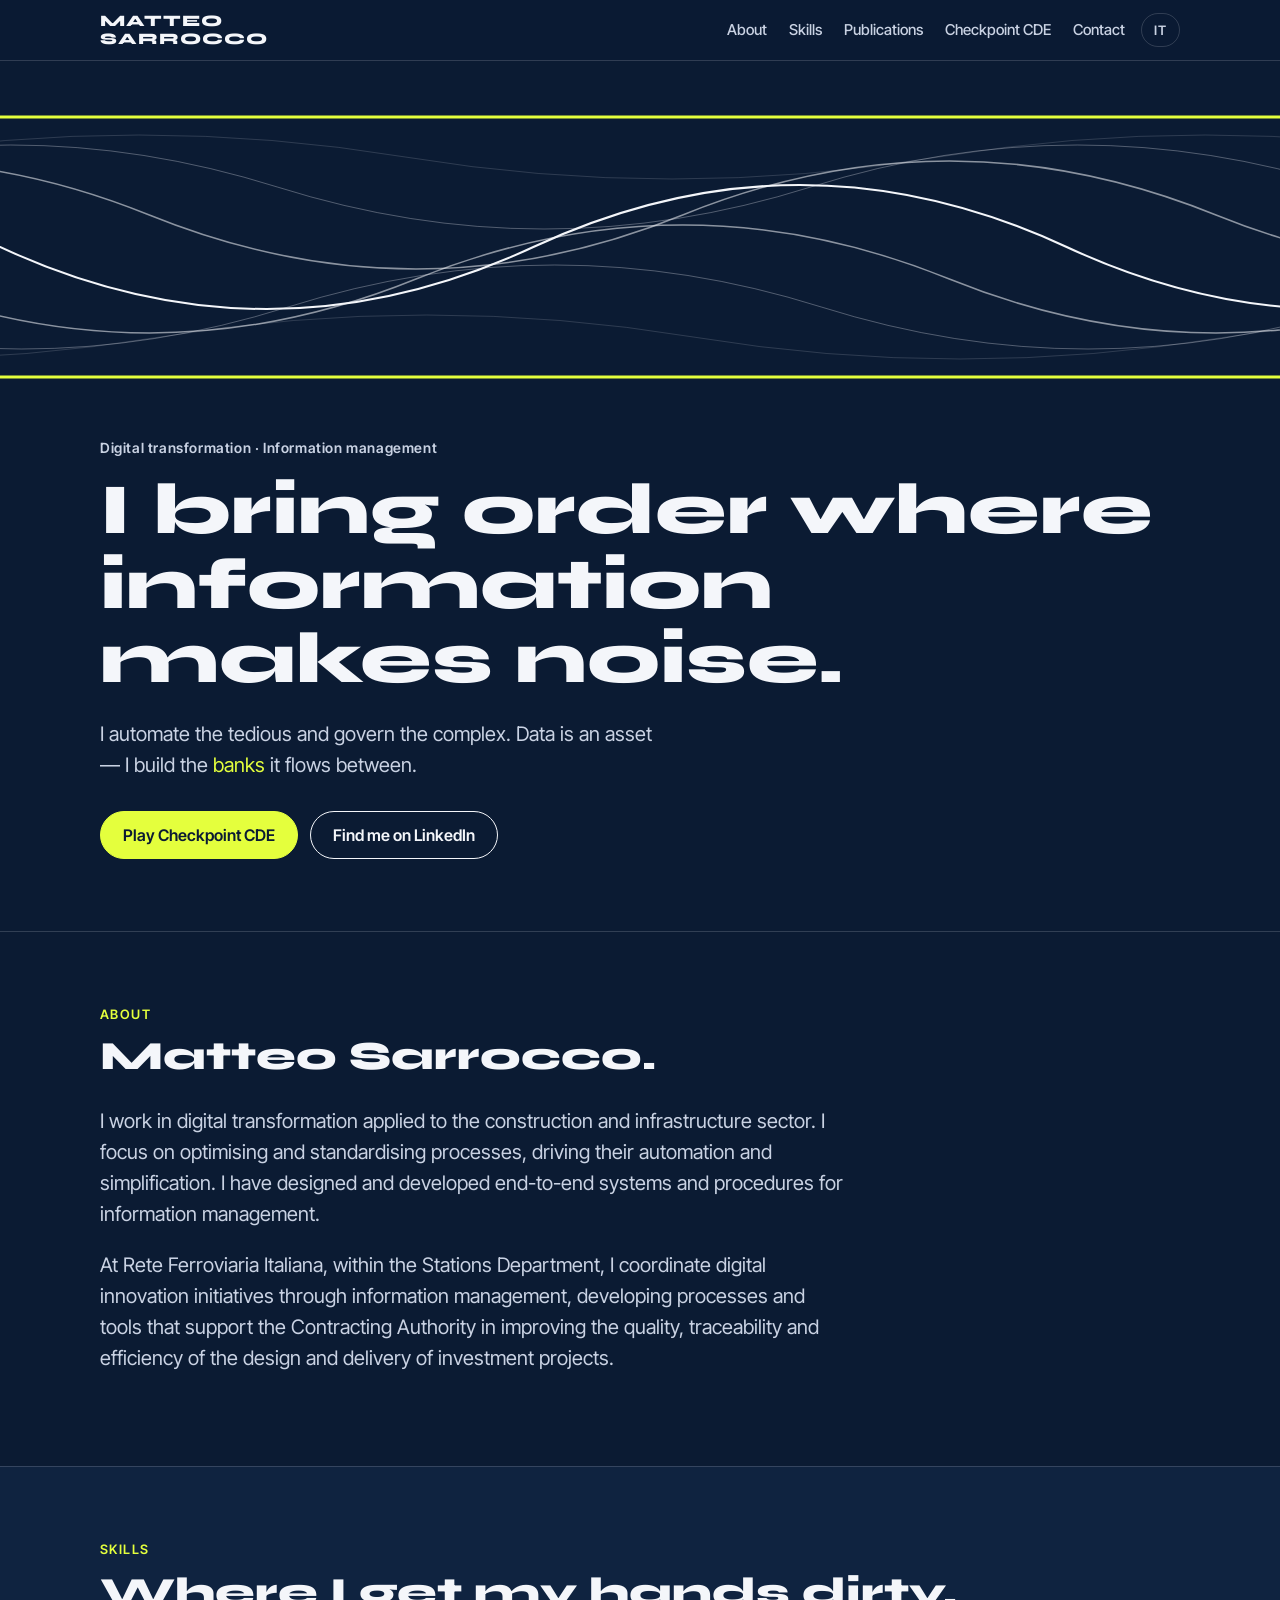
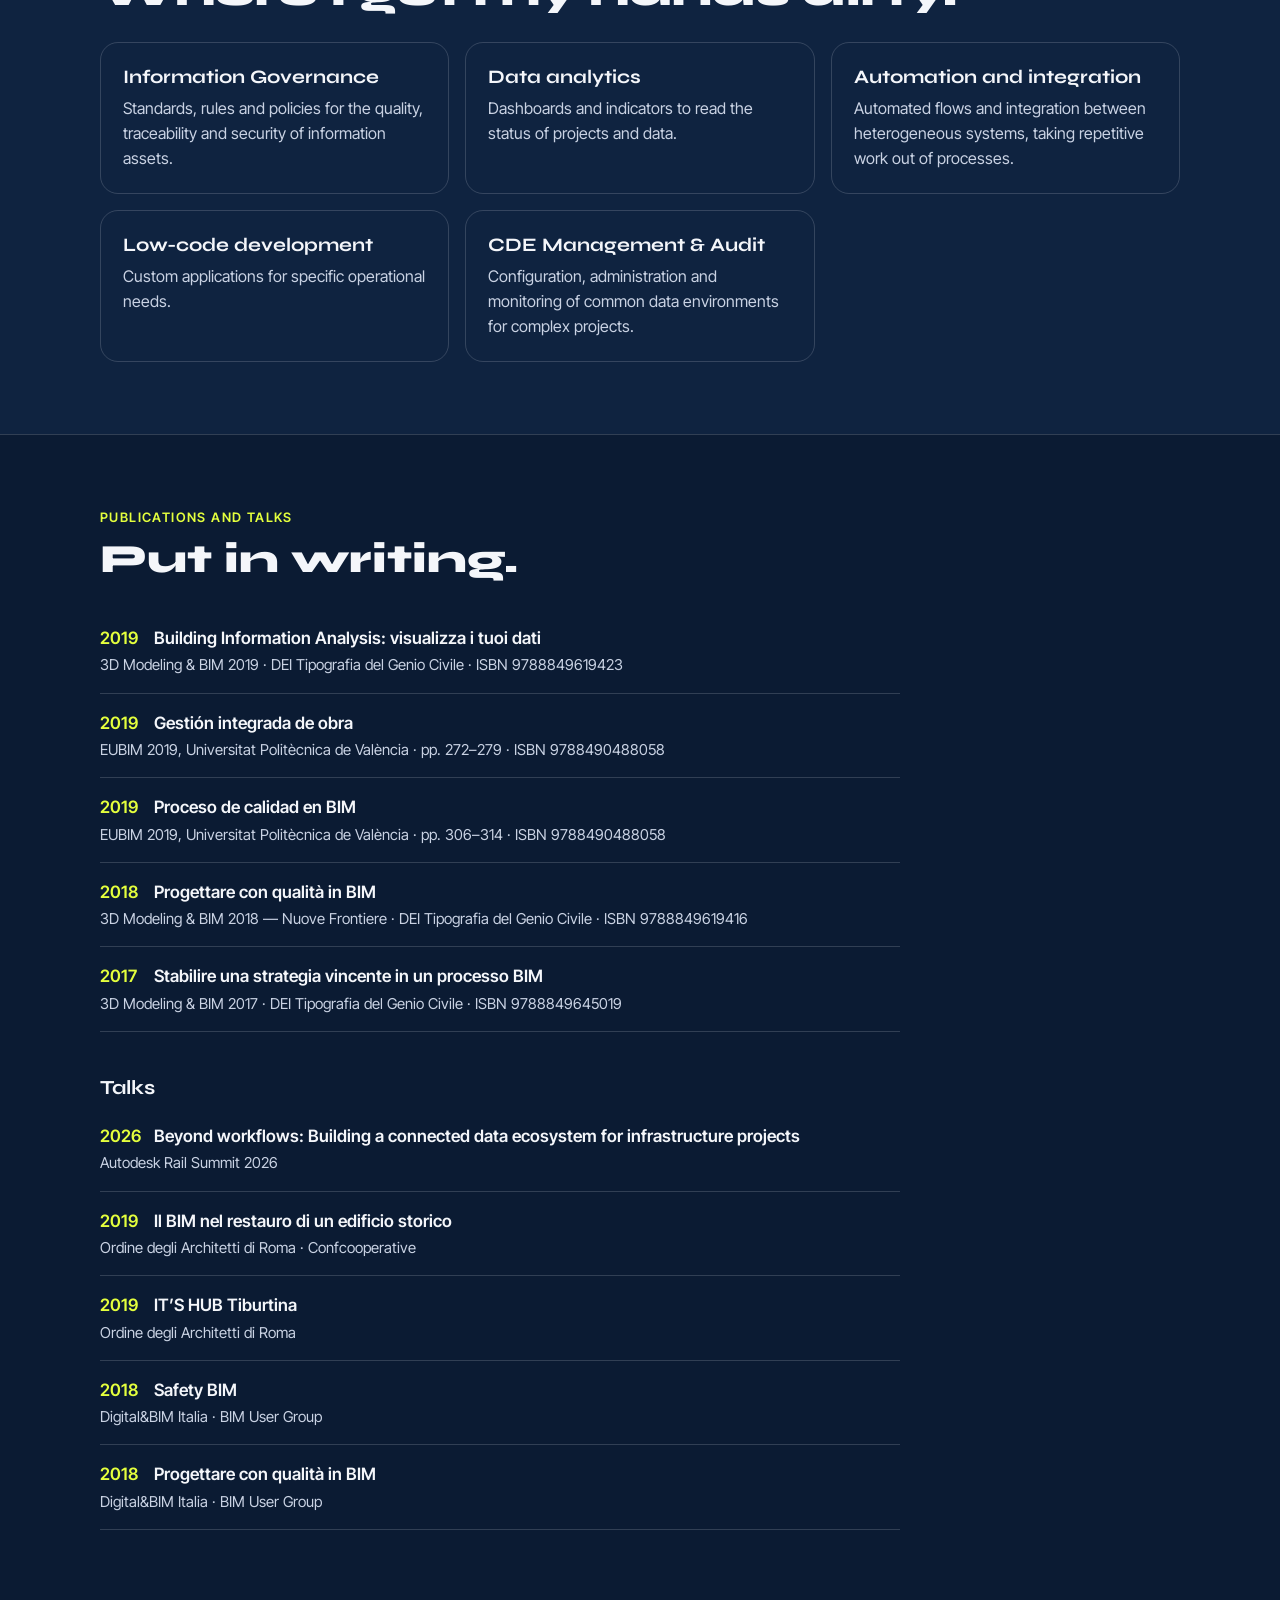
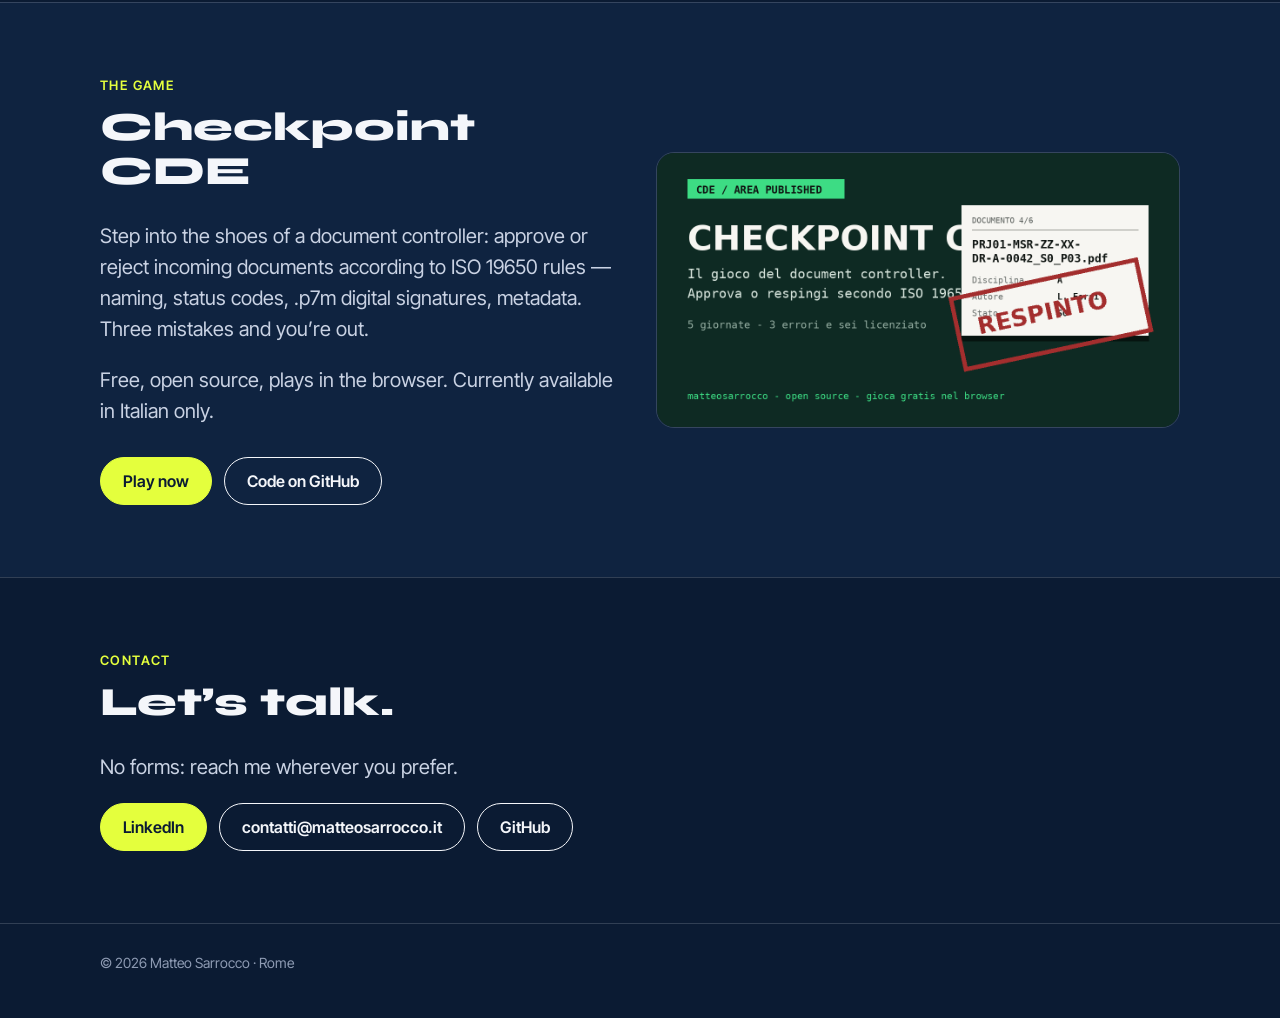
<file: index.html>
<!doctype html>
<html lang="en">
<head>
<meta charset="utf-8">
<meta name="viewport" content="width=device-width, initial-scale=1">
<title>Matteo Sarrocco — Digital transformation and information management</title>
<meta name="description" content="Matteo Sarrocco, architect: digital transformation for construction and infrastructure, information management, CDE and process automation.">
<link rel="canonical" href="https://cenciocamerario.github.io/">
<link rel="alternate" hreflang="it" href="https://cenciocamerario.github.io/it/">
<link rel="alternate" hreflang="en" href="https://cenciocamerario.github.io/">
<link rel="alternate" hreflang="x-default" href="https://cenciocamerario.github.io/">
<meta name="theme-color" content="#0B1B33">
<link rel="icon" href="favicon.svg" type="image/svg+xml">
<link rel="preload" href="fonts/syne-latin-800-normal.woff2" as="font" type="font/woff2" crossorigin>
<link rel="stylesheet" href="style.css">

<meta property="og:type" content="profile">
<meta property="og:locale" content="en_GB">
<meta property="og:site_name" content="Matteo Sarrocco">
<meta property="og:title" content="Matteo Sarrocco — I bring order where information makes noise">
<meta property="og:description" content="Digital transformation for construction and infrastructure: information management, CDE, automation.">
<meta property="og:url" content="https://cenciocamerario.github.io/">
<meta property="og:image" content="https://cenciocamerario.github.io/og.png">
<meta property="og:image:width" content="1200">
<meta property="og:image:height" content="630">
<meta name="twitter:card" content="summary_large_image">

<script type="application/ld+json">
{
  "@context": "https://schema.org",
  "@type": "ProfilePage",
  "url": "https://cenciocamerario.github.io/",
  "inLanguage": "en",
  "mainEntity": {
    "@type": "Person",
    "@id": "https://cenciocamerario.github.io/#matteo",
    "name": "Matteo Sarrocco",
    "url": "https://cenciocamerario.github.io/",
    "image": "https://cenciocamerario.github.io/og.png",
    "jobTitle": "Architect, digital transformation and information management specialist",
    "description": "Works in digital transformation applied to the construction and infrastructure sector: optimising, standardising and automating processes, end-to-end systems and procedures for information management.",
    "address": {"@type": "PostalAddress", "addressLocality": "Rome", "addressCountry": "IT"},
    "worksFor": {"@type": "Organization", "name": "Rete Ferroviaria Italiana"},
    "knowsAbout": ["Digital transformation", "Information management", "Information Governance", "Common Data Environment", "ISO 19650", "UNI 11337", "BIM", "Process automation", "Data analytics"],
    "knowsLanguage": ["it", "en", "es"],
    "email": "mailto:contatti@matteosarrocco.it",
    "sameAs": [
      "https://www.linkedin.com/in/matteo-sarrocco",
      "https://github.com/cenciocamerario"
    ]
  }
}
</script>
<!-- Analytics (GoatCounter, senza cookie) -->
<script data-goatcounter="https://matteosarrocco.goatcounter.com/count" async src="//gc.zgo.at/count.js"></script>
</head>
<body>
<a class="salta" href="#chi-sono">Skip to content</a>

<header class="top">
  <div class="wrap">
    <a class="marchio" href="#">MATTEO<br>SARROCCO</a>
    <nav class="nav" aria-label="Sections">
      <a href="#chi-sono">About</a>
      <a href="#competenze">Skills</a>
      <a href="#pubblicazioni">Publications</a>
      <a href="#checkpoint-cde">Checkpoint CDE</a>
      <a href="#contatti">Contact</a>
    </nav>
    <a class="lingua" href="it/" hreflang="it" lang="it">IT</a>
  </div>
</header>

<main>
  <div class="hero">
    <svg class="fiume" viewBox="0 0 1200 300" preserveAspectRatio="none" aria-hidden="true">
      <line x1="0" y1="20" x2="1200" y2="20" stroke="#E4FF3D" stroke-width="3" vector-effect="non-scaling-stroke"/>
      <line x1="0" y1="280" x2="1200" y2="280" stroke="#E4FF3D" stroke-width="3" vector-effect="non-scaling-stroke"/>
      <g class="flusso" fill="none" stroke="#F4F6FA" vector-effect="non-scaling-stroke">
        <path d="M-2500 150 q 250 -124 500 0 t 500 0 t 500 0 t 500 0 t 500 0 t 500 0 t 500 0 t 500 0 t 500 0 t 500 0" stroke-width="2" vector-effect="non-scaling-stroke"/>
        <path d="M-2360 118 q 250 -108 500 0 t 500 0 t 500 0 t 500 0 t 500 0 t 500 0 t 500 0 t 500 0 t 500 0 t 500 0" stroke-opacity=".55" stroke-width="1.5" vector-effect="non-scaling-stroke"/>
        <path d="M-2610 182 q 250 -108 500 0 t 500 0 t 500 0 t 500 0 t 500 0 t 500 0 t 500 0 t 500 0 t 500 0 t 500 0" stroke-opacity=".55" stroke-width="1.5" vector-effect="non-scaling-stroke"/>
        <path d="M-2240 90 q 250 -84 500 0 t 500 0 t 500 0 t 500 0 t 500 0 t 500 0 t 500 0 t 500 0 t 500 0 t 500 0" stroke-opacity=".3" vector-effect="non-scaling-stroke"/>
        <path d="M-2730 210 q 250 -84 500 0 t 500 0 t 500 0 t 500 0 t 500 0 t 500 0 t 500 0 t 500 0 t 500 0 t 500 0" stroke-opacity=".3" vector-effect="non-scaling-stroke"/>
        <path d="M-2120 60 q 250 -44 500 0 t 500 0 t 500 0 t 500 0 t 500 0 t 500 0 t 500 0 t 500 0 t 500 0 t 500 0" stroke-opacity=".15" vector-effect="non-scaling-stroke"/>
        <path d="M-2850 240 q 250 -44 500 0 t 500 0 t 500 0 t 500 0 t 500 0 t 500 0 t 500 0 t 500 0 t 500 0 t 500 0" stroke-opacity=".15" vector-effect="non-scaling-stroke"/>
      </g>
    </svg>
    <div class="wrap">
      <p class="occhiello">Digital transformation · Information management</p>
      <h1>I bring order where information makes noise.</h1>
      <p class="sotto">I automate the tedious and govern the complex. Data is an asset — I build the <em>banks</em> it flows between.</p>
      <div class="azioni">
        <a data-goatcounter-click="esce-gioco" class="btn pieno" href="https://cenciocamerario.github.io/checkpoint-cde/">Play Checkpoint CDE</a>
        <a data-goatcounter-click="esce-linkedin" class="btn" href="https://www.linkedin.com/in/matteo-sarrocco">Find me on LinkedIn</a>
      </div>
    </div>
  </div>

  <section id="chi-sono">
    <div class="wrap">
      <p class="etichetta">About</p>
      <h2>Matteo Sarrocco.</h2>
      <div class="prosa">
        <p>I work in digital transformation applied to the construction and infrastructure sector. I focus on optimising and standardising processes, driving their automation and simplification. I have designed and developed end-to-end systems and procedures for information management.</p>
        <p>At Rete Ferroviaria Italiana, within the Stations Department, I coordinate digital innovation initiatives through information management, developing processes and tools that support the Contracting Authority in improving the quality, traceability and efficiency of the design and delivery of investment projects.</p>
      </div>
    </div>
  </section>

  <section id="competenze">
    <div class="wrap">
      <p class="etichetta">Skills</p>
      <h2>Where I get my hands dirty.</h2>
      <div class="griglia">
        <div class="carta"><h3>Information Governance</h3><p>Standards, rules and policies for the quality, traceability and security of information assets.</p></div>
        <div class="carta"><h3>Data analytics</h3><p>Dashboards and indicators to read the status of projects and data.</p></div>
        <div class="carta"><h3>Automation and integration</h3><p>Automated flows and integration between heterogeneous systems, taking repetitive work out of processes.</p></div>
        <div class="carta"><h3>Low-code development</h3><p>Custom applications for specific operational needs.</p></div>
        <div class="carta"><h3>CDE Management &amp; Audit</h3><p>Configuration, administration and monitoring of common data environments for complex projects.</p></div>
      </div>
    </div>
  </section>

  <section id="pubblicazioni">
    <div class="wrap">
      <p class="etichetta">Publications and talks</p>
      <h2>Put in writing.</h2>
      <ul class="elenco">
        <li><span class="anno">2019</span><span class="titolo">Building Information Analysis: visualizza i tuoi dati</span><span class="dove">3D Modeling &amp; BIM 2019 · DEI Tipografia del Genio Civile · ISBN 9788849619423</span></li>
        <li><span class="anno">2019</span><span class="titolo">Gestión integrada de obra</span><span class="dove">EUBIM 2019, Universitat Politècnica de València · pp. 272–279 · ISBN 9788490488058</span></li>
        <li><span class="anno">2019</span><span class="titolo">Proceso de calidad en BIM</span><span class="dove">EUBIM 2019, Universitat Politècnica de València · pp. 306–314 · ISBN 9788490488058</span></li>
        <li><span class="anno">2018</span><span class="titolo">Progettare con qualità in BIM</span><span class="dove">3D Modeling &amp; BIM 2018 — Nuove Frontiere · DEI Tipografia del Genio Civile · ISBN 9788849619416</span></li>
        <li><span class="anno">2017</span><span class="titolo">Stabilire una strategia vincente in un processo BIM</span><span class="dove">3D Modeling &amp; BIM 2017 · DEI Tipografia del Genio Civile · ISBN 9788849645019</span></li>
      </ul>
      <h3 class="sotto-elenco">Talks</h3>
      <ul class="elenco">
        <li><span class="anno">2026</span><span class="titolo">Beyond workflows: Building a connected data ecosystem for infrastructure projects</span><span class="dove">Autodesk Rail Summit 2026</span></li>
        <li><span class="anno">2019</span><span class="titolo">Il BIM nel restauro di un edificio storico</span><span class="dove">Ordine degli Architetti di Roma · Confcooperative</span></li>
        <li><span class="anno">2019</span><span class="titolo">IT’S HUB Tiburtina</span><span class="dove">Ordine degli Architetti di Roma</span></li>
        <li><span class="anno">2018</span><span class="titolo">Safety BIM</span><span class="dove">Digital&amp;BIM Italia · BIM User Group</span></li>
        <li><span class="anno">2018</span><span class="titolo">Progettare con qualità in BIM</span><span class="dove">Digital&amp;BIM Italia · BIM User Group</span></li>
      </ul>
    </div>
  </section>

  <section id="checkpoint-cde">
    <div class="wrap gioco">
      <div>
        <p class="etichetta">The game</p>
        <h2>Checkpoint CDE</h2>
        <div class="prosa">
          <p>Step into the shoes of a document controller: approve or reject incoming documents according to ISO 19650 rules — naming, status codes, .p7m digital signatures, metadata. Three mistakes and you’re out.</p>
          <p>Free, open source, plays in the browser. Currently available in Italian only.</p>
        </div>
        <div class="azioni">
          <a data-goatcounter-click="esce-gioco" class="btn pieno" href="https://cenciocamerario.github.io/checkpoint-cde/">Play now</a>
          <a data-goatcounter-click="esce-github" class="btn" href="https://github.com/cenciocamerario/checkpoint-cde">Code on GitHub</a>
        </div>
      </div>
      <img src="checkpoint-cde.png" width="1200" height="630" alt="Checkpoint CDE screenshot">
    </div>
  </section>

  <section id="contatti">
    <div class="wrap">
      <p class="etichetta">Contact</p>
      <h2>Let’s talk.</h2>
      <div class="prosa"><p>No forms: reach me wherever you prefer.</p></div>
      <div class="contatti">
        <a data-goatcounter-click="esce-linkedin" class="btn pieno" href="https://www.linkedin.com/in/matteo-sarrocco">LinkedIn</a>
        <a data-goatcounter-click="esce-email" class="btn" href="mailto:contatti@matteosarrocco.it">contatti@matteosarrocco.it</a>
        <a data-goatcounter-click="esce-github" class="btn" href="https://github.com/cenciocamerario">GitHub</a>
      </div>
    </div>
  </section>
</main>

<footer>
  <div class="wrap">
    <p>© 2026 Matteo Sarrocco · Rome</p>
  </div>
</footer>
</body>
</html>
</file>
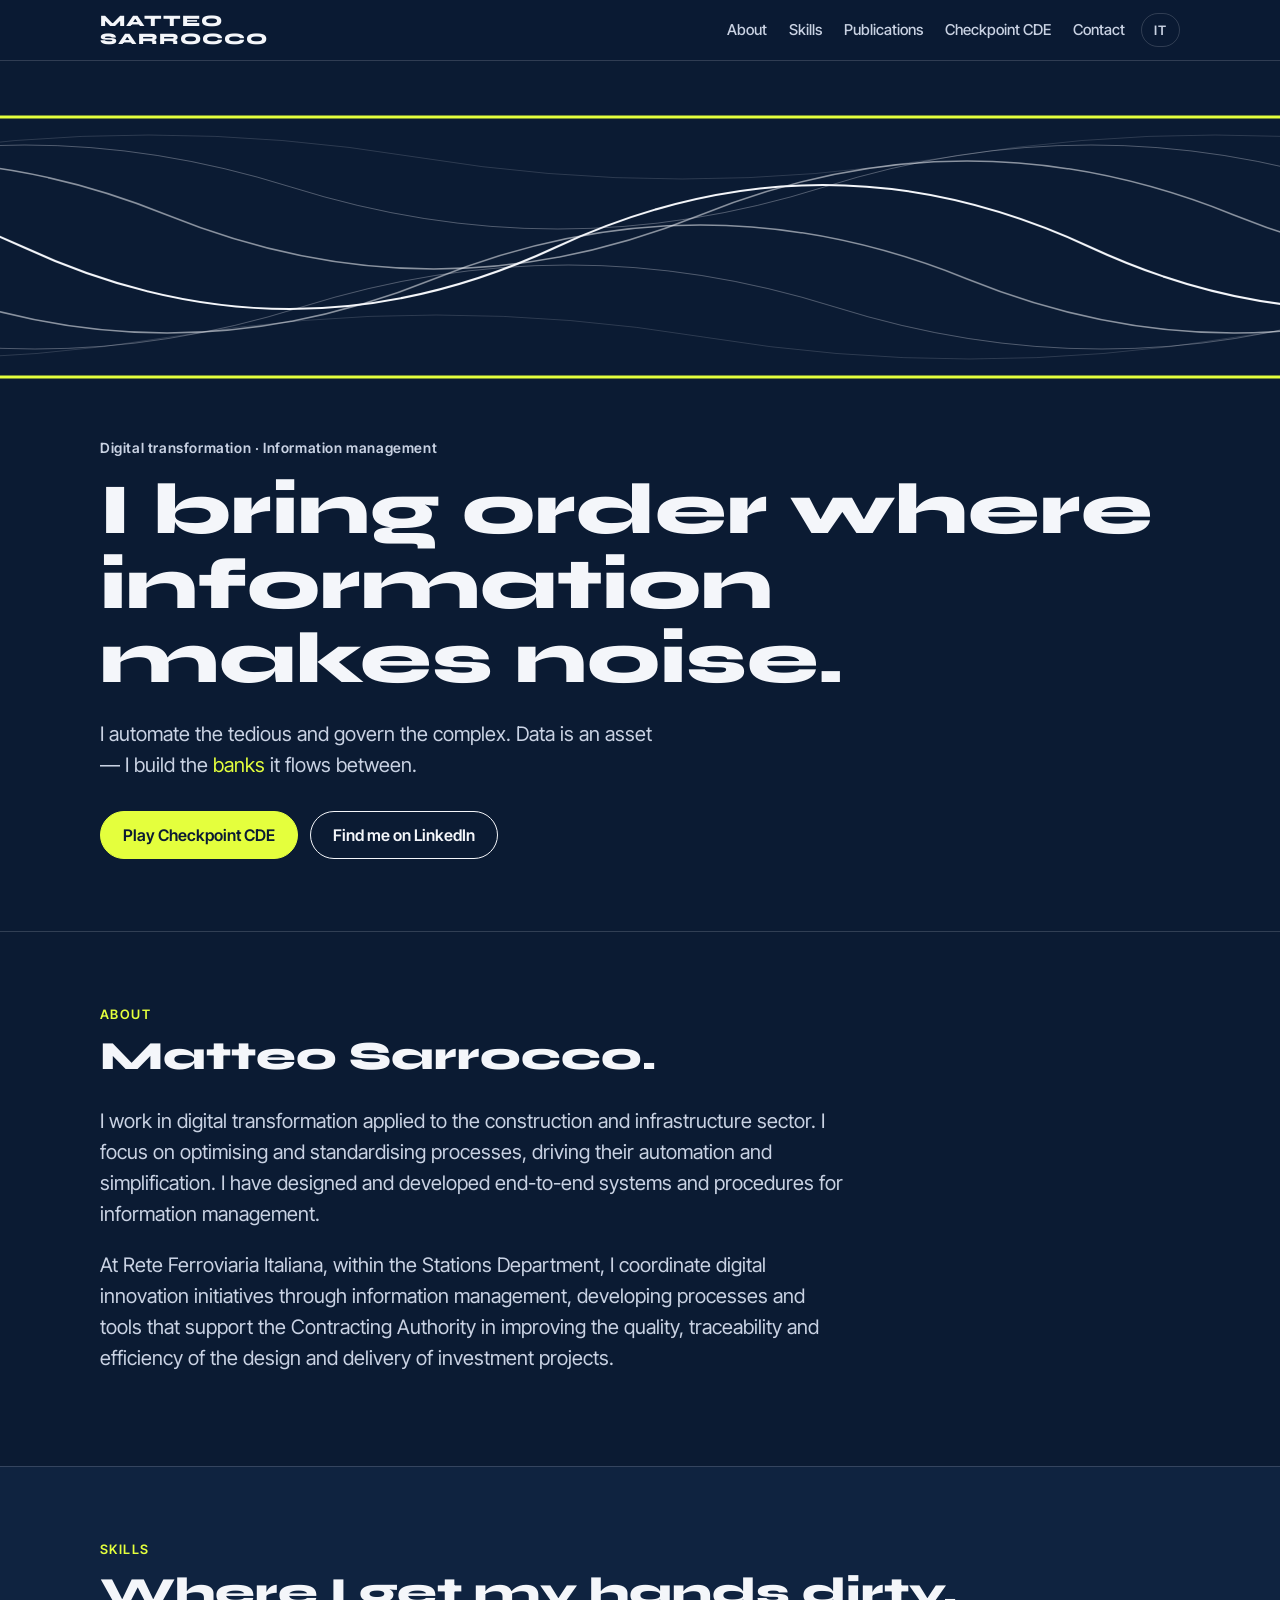
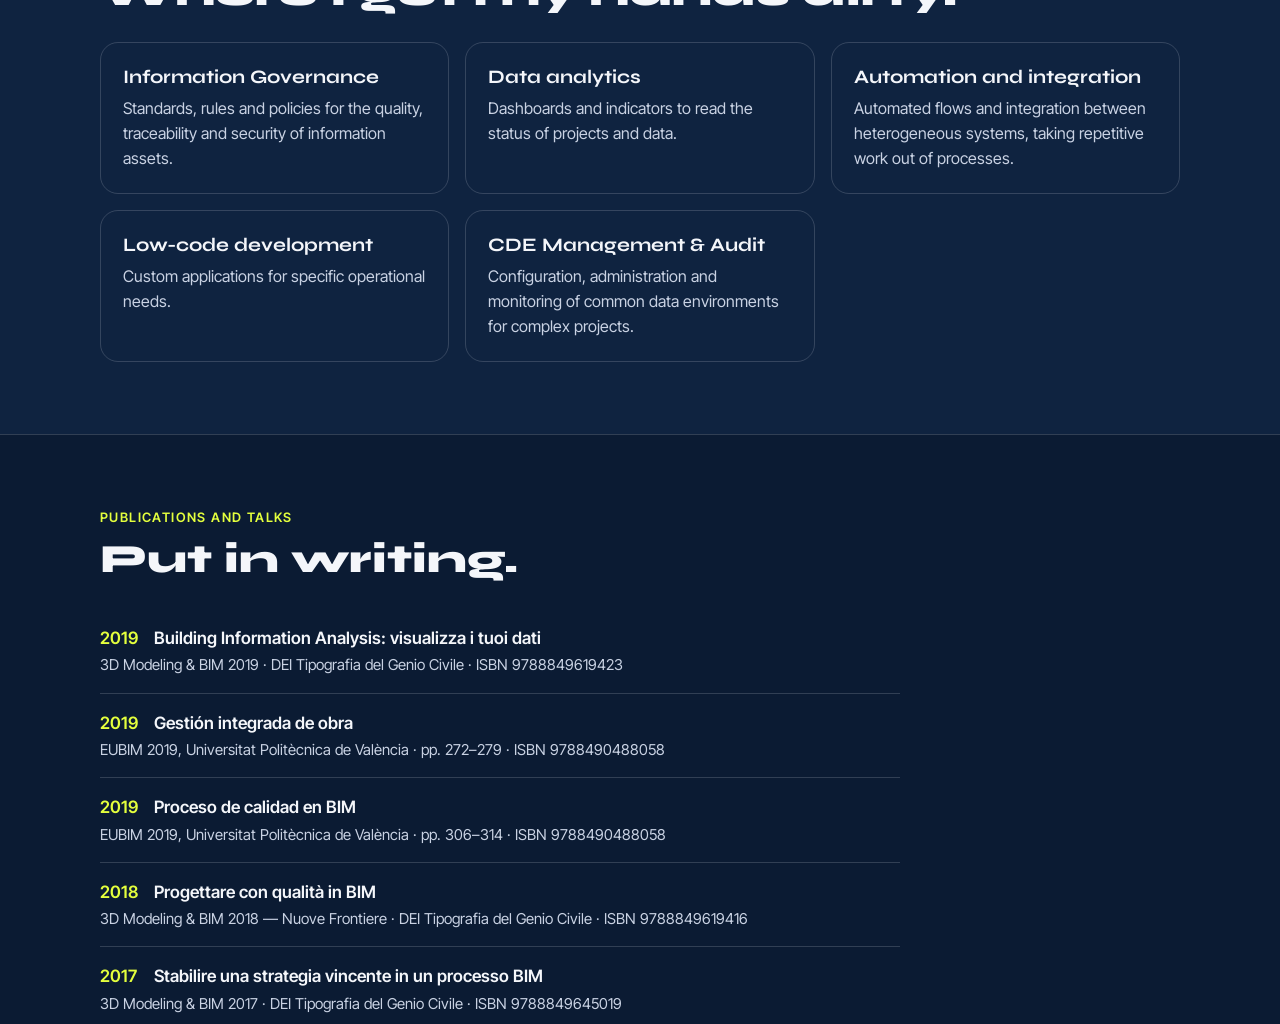
<file: en/index.html>
<!doctype html>
<html lang="en">
<head>
<meta charset="utf-8">
<title>Matteo Sarrocco</title>
<link rel="canonical" href="https://cenciocamerario.github.io/">
<meta name="robots" content="noindex">
<meta http-equiv="refresh" content="0; url=../">
</head>
<body><a href="../">Matteo Sarrocco</a></body>
</html>
</file>
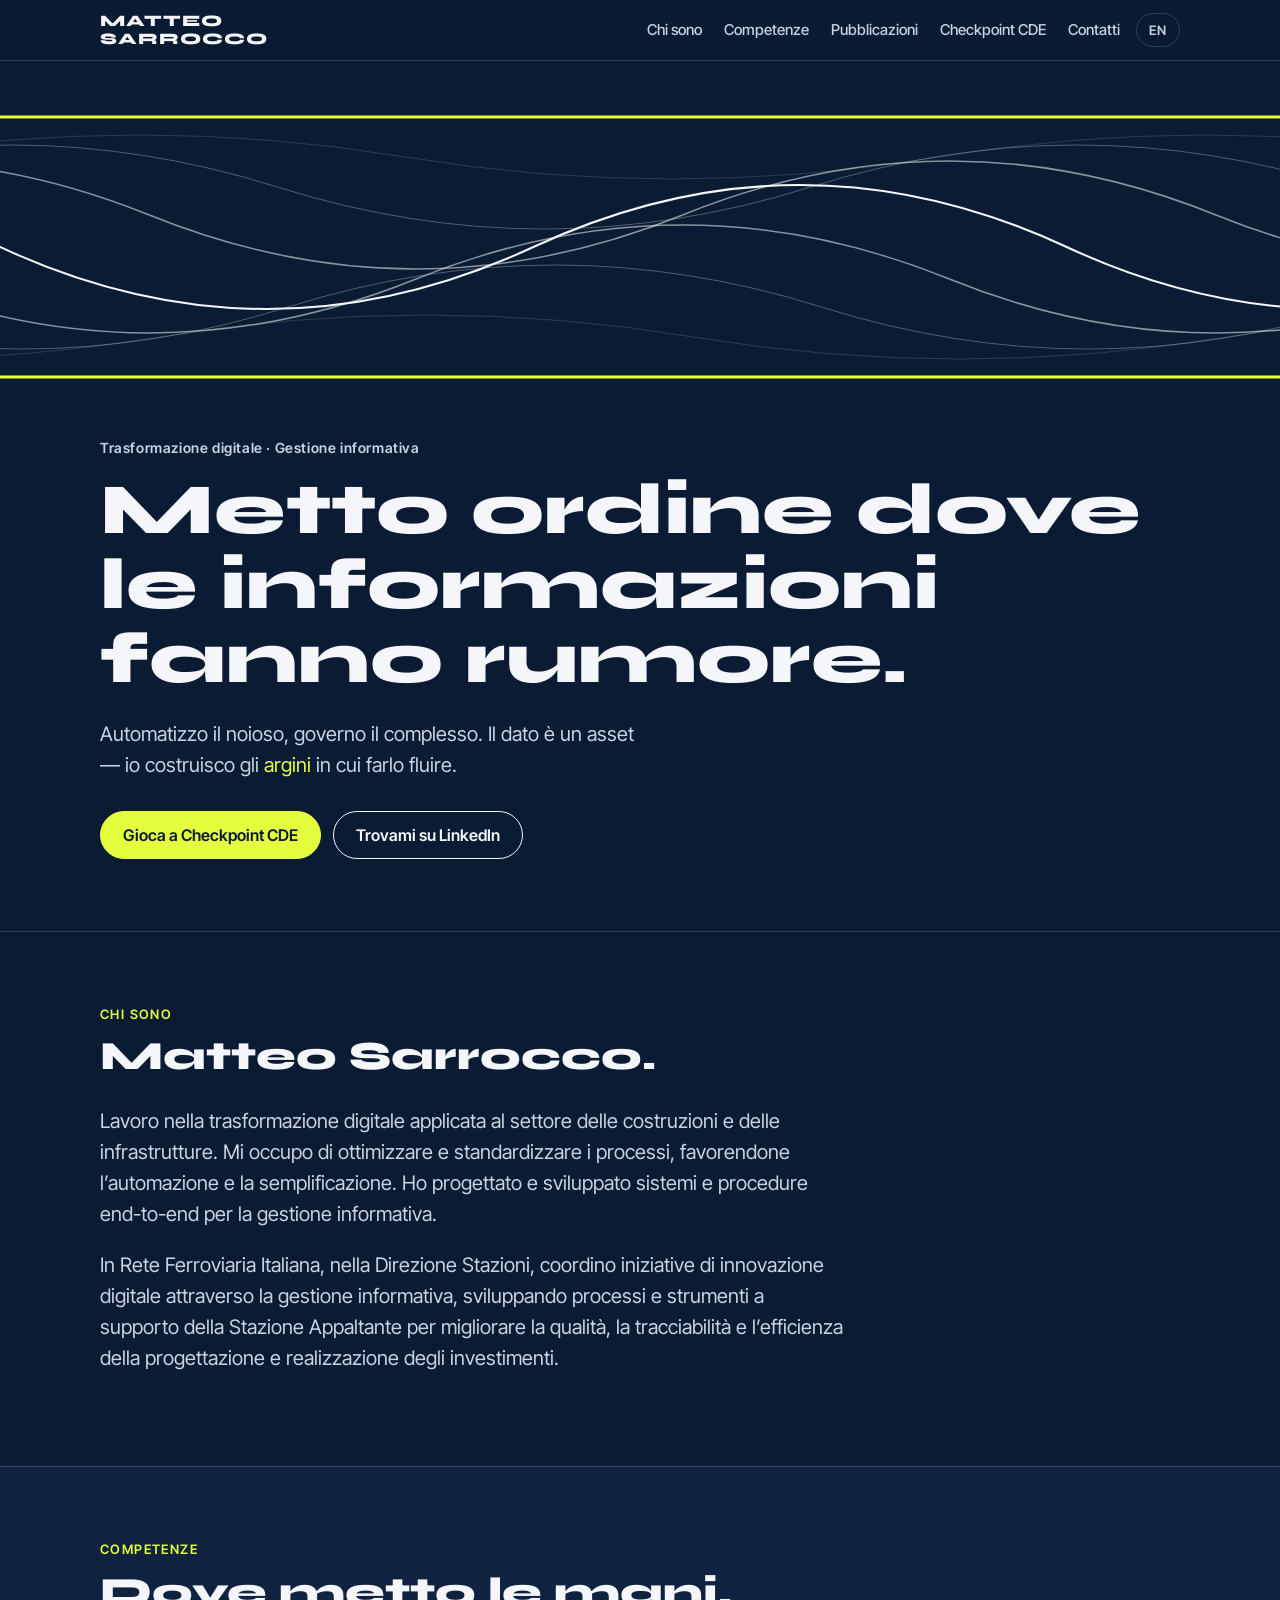
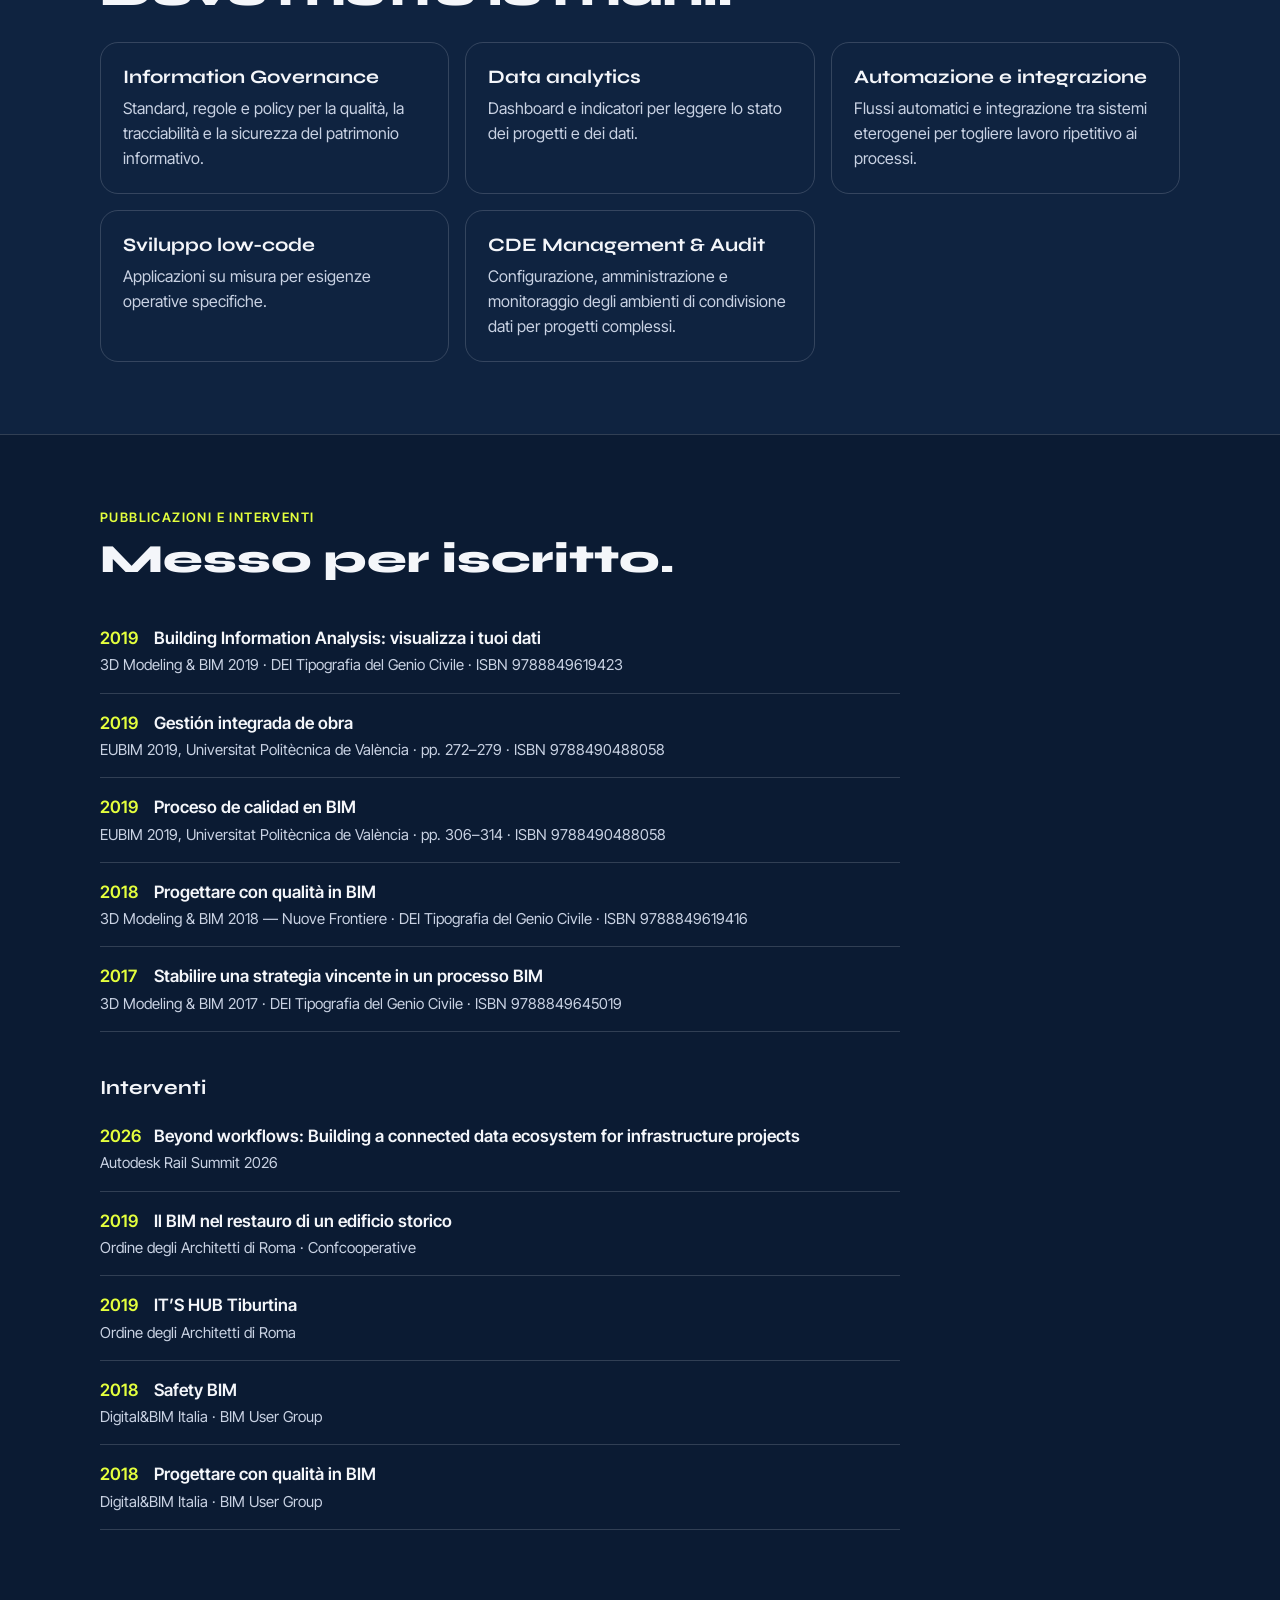
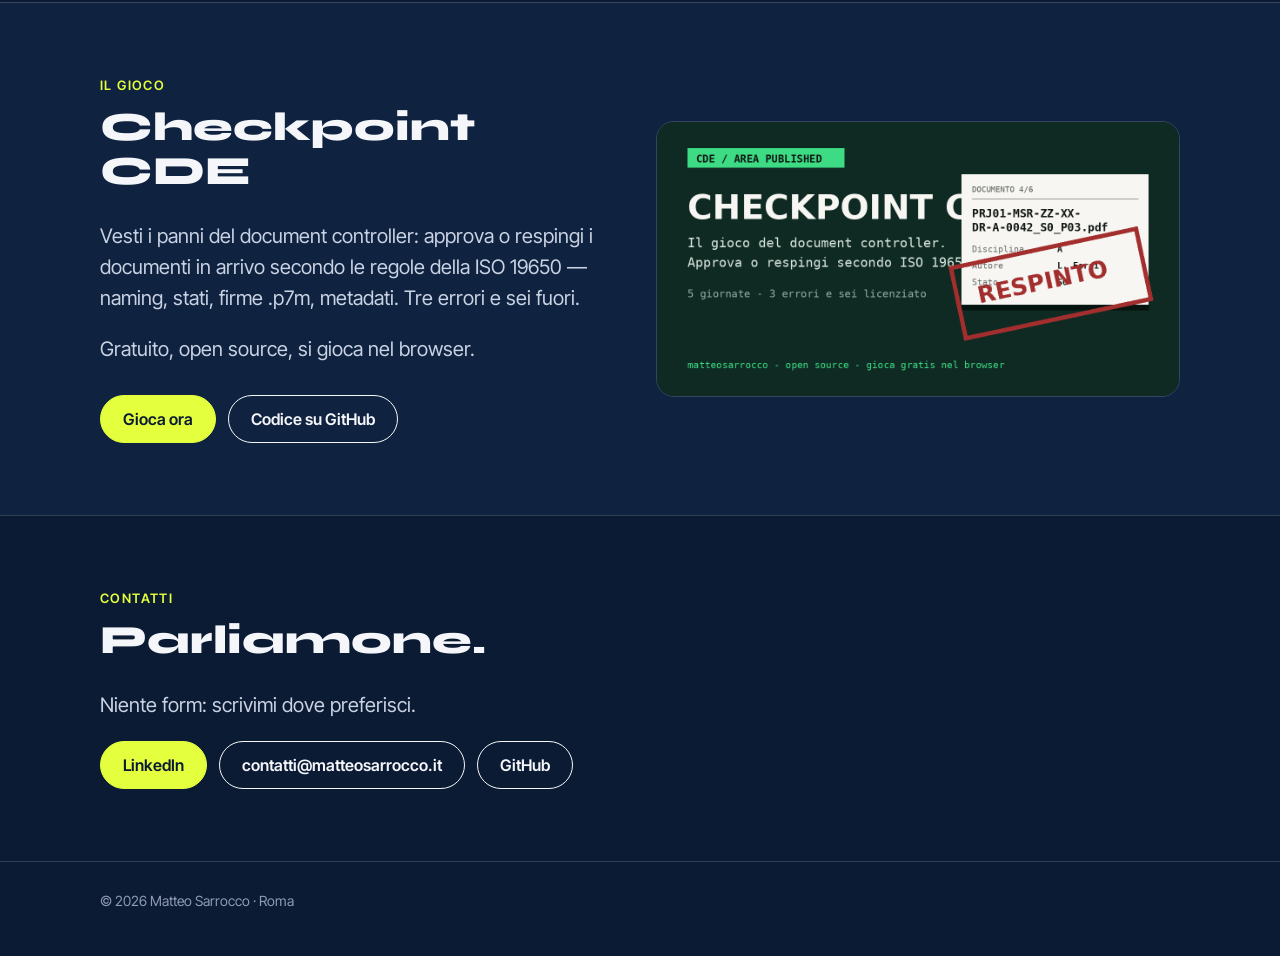
<file: it/index.html>
<!doctype html>
<html lang="it">
<head>
<meta charset="utf-8">
<meta name="viewport" content="width=device-width, initial-scale=1">
<title>Matteo Sarrocco — Trasformazione digitale e gestione informativa</title>
<meta name="description" content="Matteo Sarrocco, architetto: trasformazione digitale per costruzioni e infrastrutture, gestione informativa, CDE e automazione dei processi.">
<link rel="canonical" href="https://cenciocamerario.github.io/it/">
<link rel="alternate" hreflang="it" href="https://cenciocamerario.github.io/it/">
<link rel="alternate" hreflang="en" href="https://cenciocamerario.github.io/">
<link rel="alternate" hreflang="x-default" href="https://cenciocamerario.github.io/">
<meta name="theme-color" content="#0B1B33">
<link rel="icon" href="../favicon.svg" type="image/svg+xml">
<link rel="preload" href="../fonts/syne-latin-800-normal.woff2" as="font" type="font/woff2" crossorigin>
<link rel="stylesheet" href="../style.css">

<meta property="og:type" content="profile">
<meta property="og:locale" content="it_IT">
<meta property="og:site_name" content="Matteo Sarrocco">
<meta property="og:title" content="Matteo Sarrocco — Metto ordine dove le informazioni fanno rumore">
<meta property="og:description" content="Trasformazione digitale per costruzioni e infrastrutture: gestione informativa, CDE, automazione.">
<meta property="og:url" content="https://cenciocamerario.github.io/it/">
<meta property="og:image" content="https://cenciocamerario.github.io/og-it.png">
<meta property="og:image:width" content="1200">
<meta property="og:image:height" content="630">
<meta name="twitter:card" content="summary_large_image">

<script type="application/ld+json">
{
  "@context": "https://schema.org",
  "@type": "ProfilePage",
  "url": "https://cenciocamerario.github.io/it/",
  "inLanguage": "it",
  "mainEntity": {
    "@type": "Person",
    "@id": "https://cenciocamerario.github.io/#matteo",
    "name": "Matteo Sarrocco",
    "url": "https://cenciocamerario.github.io/",
    "image": "https://cenciocamerario.github.io/og.png",
    "jobTitle": "Architetto, specialista di trasformazione digitale e gestione informativa",
    "description": "Lavora nella trasformazione digitale applicata al settore delle costruzioni e delle infrastrutture: ottimizzazione, standardizzazione e automazione dei processi, sistemi e procedure end-to-end per la gestione informativa.",
    "address": {"@type": "PostalAddress", "addressLocality": "Roma", "addressCountry": "IT"},
    "worksFor": {"@type": "Organization", "name": "Rete Ferroviaria Italiana"},
    "knowsAbout": ["Trasformazione digitale", "Gestione informativa", "Information Governance", "Common Data Environment", "ISO 19650", "UNI 11337", "BIM", "Automazione dei processi", "Data analytics"],
    "knowsLanguage": ["it", "en", "es"],
    "email": "mailto:contatti@matteosarrocco.it",
    "sameAs": [
      "https://www.linkedin.com/in/matteo-sarrocco",
      "https://github.com/cenciocamerario"
    ]
  }
}
</script>
<!-- Analytics (GoatCounter, senza cookie) -->
<script data-goatcounter="https://matteosarrocco.goatcounter.com/count" async src="//gc.zgo.at/count.js"></script>
</head>
<body>
<a class="salta" href="#chi-sono">Vai al contenuto</a>

<header class="top">
  <div class="wrap">
    <a class="marchio" href="#">MATTEO<br>SARROCCO</a>
    <nav class="nav" aria-label="Sezioni">
      <a href="#chi-sono">Chi sono</a>
      <a href="#competenze">Competenze</a>
      <a href="#pubblicazioni">Pubblicazioni</a>
      <a href="#checkpoint-cde">Checkpoint CDE</a>
      <a href="#contatti">Contatti</a>
    </nav>
    <a class="lingua" href="../" hreflang="en" lang="en">EN</a>
  </div>
</header>

<main>
  <div class="hero">
    <svg class="fiume" viewBox="0 0 1200 300" preserveAspectRatio="none" aria-hidden="true">
      <line x1="0" y1="20" x2="1200" y2="20" stroke="#E4FF3D" stroke-width="3" vector-effect="non-scaling-stroke"/>
      <line x1="0" y1="280" x2="1200" y2="280" stroke="#E4FF3D" stroke-width="3" vector-effect="non-scaling-stroke"/>
      <g class="flusso" fill="none" stroke="#F4F6FA" vector-effect="non-scaling-stroke">
        <path d="M-2500 150 q 250 -124 500 0 t 500 0 t 500 0 t 500 0 t 500 0 t 500 0 t 500 0 t 500 0 t 500 0 t 500 0" stroke-width="2" vector-effect="non-scaling-stroke"/>
        <path d="M-2360 118 q 250 -108 500 0 t 500 0 t 500 0 t 500 0 t 500 0 t 500 0 t 500 0 t 500 0 t 500 0 t 500 0" stroke-opacity=".55" stroke-width="1.5" vector-effect="non-scaling-stroke"/>
        <path d="M-2610 182 q 250 -108 500 0 t 500 0 t 500 0 t 500 0 t 500 0 t 500 0 t 500 0 t 500 0 t 500 0 t 500 0" stroke-opacity=".55" stroke-width="1.5" vector-effect="non-scaling-stroke"/>
        <path d="M-2240 90 q 250 -84 500 0 t 500 0 t 500 0 t 500 0 t 500 0 t 500 0 t 500 0 t 500 0 t 500 0 t 500 0" stroke-opacity=".3" vector-effect="non-scaling-stroke"/>
        <path d="M-2730 210 q 250 -84 500 0 t 500 0 t 500 0 t 500 0 t 500 0 t 500 0 t 500 0 t 500 0 t 500 0 t 500 0" stroke-opacity=".3" vector-effect="non-scaling-stroke"/>
        <path d="M-2120 60 q 250 -44 500 0 t 500 0 t 500 0 t 500 0 t 500 0 t 500 0 t 500 0 t 500 0 t 500 0 t 500 0" stroke-opacity=".15" vector-effect="non-scaling-stroke"/>
        <path d="M-2850 240 q 250 -44 500 0 t 500 0 t 500 0 t 500 0 t 500 0 t 500 0 t 500 0 t 500 0 t 500 0 t 500 0" stroke-opacity=".15" vector-effect="non-scaling-stroke"/>
      </g>
    </svg>
    <div class="wrap">
      <p class="occhiello">Trasformazione digitale · Gestione informativa</p>
      <h1>Metto ordine dove le informazioni fanno rumore.</h1>
      <p class="sotto">Automatizzo il noioso, governo il complesso. Il dato è un asset — io costruisco gli <em>argini</em> in cui farlo fluire.</p>
      <div class="azioni">
        <a data-goatcounter-click="esce-gioco" class="btn pieno" href="https://cenciocamerario.github.io/checkpoint-cde/">Gioca a Checkpoint CDE</a>
        <a data-goatcounter-click="esce-linkedin" class="btn" href="https://www.linkedin.com/in/matteo-sarrocco">Trovami su LinkedIn</a>
      </div>
    </div>
  </div>

  <section id="chi-sono">
    <div class="wrap">
      <p class="etichetta">Chi sono</p>
      <h2>Matteo Sarrocco.</h2>
      <div class="prosa">
        <p>Lavoro nella trasformazione digitale applicata al settore delle costruzioni e delle infrastrutture. Mi occupo di ottimizzare e standardizzare i processi, favorendone l’automazione e la semplificazione. Ho progettato e sviluppato sistemi e procedure end-to-end per la gestione informativa.</p>
        <p>In Rete Ferroviaria Italiana, nella Direzione Stazioni, coordino iniziative di innovazione digitale attraverso la gestione informativa, sviluppando processi e strumenti a supporto della Stazione Appaltante per migliorare la qualità, la tracciabilità e l’efficienza della progettazione e realizzazione degli investimenti.</p>
      </div>
    </div>
  </section>

  <section id="competenze">
    <div class="wrap">
      <p class="etichetta">Competenze</p>
      <h2>Dove metto le mani.</h2>
      <div class="griglia">
        <div class="carta"><h3>Information Governance</h3><p>Standard, regole e policy per la qualità, la tracciabilità e la sicurezza del patrimonio informativo.</p></div>
        <div class="carta"><h3>Data analytics</h3><p>Dashboard e indicatori per leggere lo stato dei progetti e dei dati.</p></div>
        <div class="carta"><h3>Automazione e integrazione</h3><p>Flussi automatici e integrazione tra sistemi eterogenei per togliere lavoro ripetitivo ai processi.</p></div>
        <div class="carta"><h3>Sviluppo low-code</h3><p>Applicazioni su misura per esigenze operative specifiche.</p></div>
        <div class="carta"><h3>CDE Management &amp; Audit</h3><p>Configurazione, amministrazione e monitoraggio degli ambienti di condivisione dati per progetti complessi.</p></div>
      </div>
    </div>
  </section>

  <section id="pubblicazioni">
    <div class="wrap">
      <p class="etichetta">Pubblicazioni e interventi</p>
      <h2>Messo per iscritto.</h2>
      <ul class="elenco">
        <li><span class="anno">2019</span><span class="titolo">Building Information Analysis: visualizza i tuoi dati</span><span class="dove">3D Modeling &amp; BIM 2019 · DEI Tipografia del Genio Civile · ISBN 9788849619423</span></li>
        <li><span class="anno">2019</span><span class="titolo">Gestión integrada de obra</span><span class="dove">EUBIM 2019, Universitat Politècnica de València · pp. 272–279 · ISBN 9788490488058</span></li>
        <li><span class="anno">2019</span><span class="titolo">Proceso de calidad en BIM</span><span class="dove">EUBIM 2019, Universitat Politècnica de València · pp. 306–314 · ISBN 9788490488058</span></li>
        <li><span class="anno">2018</span><span class="titolo">Progettare con qualità in BIM</span><span class="dove">3D Modeling &amp; BIM 2018 — Nuove Frontiere · DEI Tipografia del Genio Civile · ISBN 9788849619416</span></li>
        <li><span class="anno">2017</span><span class="titolo">Stabilire una strategia vincente in un processo BIM</span><span class="dove">3D Modeling &amp; BIM 2017 · DEI Tipografia del Genio Civile · ISBN 9788849645019</span></li>
      </ul>
      <h3 class="sotto-elenco">Interventi</h3>
      <ul class="elenco">
        <li><span class="anno">2026</span><span class="titolo">Beyond workflows: Building a connected data ecosystem for infrastructure projects</span><span class="dove">Autodesk Rail Summit 2026</span></li>
        <li><span class="anno">2019</span><span class="titolo">Il BIM nel restauro di un edificio storico</span><span class="dove">Ordine degli Architetti di Roma · Confcooperative</span></li>
        <li><span class="anno">2019</span><span class="titolo">IT’S HUB Tiburtina</span><span class="dove">Ordine degli Architetti di Roma</span></li>
        <li><span class="anno">2018</span><span class="titolo">Safety BIM</span><span class="dove">Digital&amp;BIM Italia · BIM User Group</span></li>
        <li><span class="anno">2018</span><span class="titolo">Progettare con qualità in BIM</span><span class="dove">Digital&amp;BIM Italia · BIM User Group</span></li>
      </ul>
    </div>
  </section>

  <section id="checkpoint-cde">
    <div class="wrap gioco">
      <div>
        <p class="etichetta">Il gioco</p>
        <h2>Checkpoint CDE</h2>
        <div class="prosa">
          <p>Vesti i panni del document controller: approva o respingi i documenti in arrivo secondo le regole della ISO 19650 — naming, stati, firme .p7m, metadati. Tre errori e sei fuori.</p>
          <p>Gratuito, open source, si gioca nel browser.</p>
        </div>
        <div class="azioni">
          <a data-goatcounter-click="esce-gioco" class="btn pieno" href="https://cenciocamerario.github.io/checkpoint-cde/">Gioca ora</a>
          <a data-goatcounter-click="esce-github" class="btn" href="https://github.com/cenciocamerario/checkpoint-cde">Codice su GitHub</a>
        </div>
      </div>
      <img src="../checkpoint-cde.png" width="1200" height="630" alt="Schermata di Checkpoint CDE">
    </div>
  </section>

  <section id="contatti">
    <div class="wrap">
      <p class="etichetta">Contatti</p>
      <h2>Parliamone.</h2>
      <div class="prosa"><p>Niente form: scrivimi dove preferisci.</p></div>
      <div class="contatti">
        <a data-goatcounter-click="esce-linkedin" class="btn pieno" href="https://www.linkedin.com/in/matteo-sarrocco">LinkedIn</a>
        <a data-goatcounter-click="esce-email" class="btn" href="mailto:contatti@matteosarrocco.it">contatti@matteosarrocco.it</a>
        <a data-goatcounter-click="esce-github" class="btn" href="https://github.com/cenciocamerario">GitHub</a>
      </div>
    </div>
  </section>
</main>

<footer>
  <div class="wrap">
    <p>© 2026 Matteo Sarrocco · Roma</p>
  </div>
</footer>
</body>
</html>
</file>
<file: style.css>
@font-face{font-family:"Syne";src:url("fonts/syne-latin-700-normal.woff2") format("woff2");font-weight:700;font-display:swap}
@font-face{font-family:"Syne";src:url("fonts/syne-latin-800-normal.woff2") format("woff2");font-weight:800;font-display:swap}
@font-face{font-family:"Inter Tight";src:url("fonts/inter-tight-latin-400-normal.woff2") format("woff2");font-weight:400;font-display:swap}
@font-face{font-family:"Inter Tight";src:url("fonts/inter-tight-latin-500-normal.woff2") format("woff2");font-weight:500;font-display:swap}
@font-face{font-family:"Inter Tight";src:url("fonts/inter-tight-latin-600-normal.woff2") format("woff2");font-weight:600;font-display:swap}

:root{
  --notte:#0B1B33;
  --notte-2:#0F2340;
  --testo:#F4F6FA;
  --testo-2:#C9D2E3;
  --testo-3:#8E9BB3;
  --acido:#E4FF3D;
  --linea:rgba(244,246,250,.16);
  --max:1120px;
}

*{box-sizing:border-box}
html{scroll-behavior:smooth;-webkit-text-size-adjust:100%}
body{margin:0;background:var(--notte);color:var(--testo);font-family:"Inter Tight",system-ui,sans-serif;font-size:17px;line-height:1.55}
a{color:var(--acido);text-underline-offset:3px}
a:hover{color:#F2FF9A}
:focus-visible{outline:2px solid var(--acido);outline-offset:3px}
img,svg{display:block;max-width:100%}

.wrap{max-width:var(--max);margin:0 auto;padding:0 20px}
.salta{position:absolute;left:-9999px}
.salta:focus{left:20px;top:12px;z-index:10;background:var(--acido);color:var(--notte);padding:8px 12px}

/* header */
.top{position:sticky;top:0;z-index:5;background:rgba(11,27,51,.92);backdrop-filter:blur(8px);border-bottom:1px solid var(--linea)}
.top .wrap{display:flex;align-items:center;justify-content:space-between;min-height:60px;gap:16px}
.marchio{font-family:"Syne",sans-serif;font-weight:800;letter-spacing:1px;font-size:16px;color:var(--testo);text-decoration:none;line-height:1.1}
.nav{display:flex;gap:22px;flex-wrap:wrap;margin-left:auto}
.nav a{color:var(--testo-2);text-decoration:none;font-size:15px;font-weight:500;padding:10px 0}
.nav a:hover{color:var(--testo)}
.lingua{color:var(--testo-2);text-decoration:none;font-size:13px;font-weight:600;letter-spacing:1px;border:1px solid var(--linea);border-radius:999px;padding:6px 12px}
.lingua:hover{color:var(--testo);border-color:var(--testo-2)}
@media (max-width:760px){.nav{display:none}}

/* hero */
.hero{padding:28px 0 72px}
.fiume{width:100%;height:clamp(180px,24vw,300px);margin:8px 0 40px}
.fiume .flusso path{animation:scorre 10s linear infinite}
.fiume .flusso path:nth-child(2),.fiume .flusso path:nth-child(3){animation-duration:13s}
.fiume .flusso path:nth-child(4),.fiume .flusso path:nth-child(5){animation-duration:17s}
.fiume .flusso path:nth-child(6),.fiume .flusso path:nth-child(7){animation-duration:23s}
@keyframes scorre{from{transform:translateX(0)}to{transform:translateX(1000px)}}
.occhiello{font-size:14px;font-weight:600;letter-spacing:.6px;color:var(--testo-2);margin:0 0 14px}
h1{font-family:"Syne",sans-serif;font-weight:800;font-size:clamp(31px,6.2vw,72px);line-height:1.04;margin:0;max-width:16ch}
.sotto{font-size:clamp(17px,2vw,20px);color:var(--testo-2);max-width:46ch;margin:22px 0 0}
.sotto em{font-style:normal;color:var(--acido)}
.azioni{display:flex;gap:12px;flex-wrap:wrap;margin-top:30px}
.btn{display:inline-flex;align-items:center;min-height:48px;padding:0 22px;border-radius:999px;font-weight:600;font-size:16px;text-decoration:none;border:1px solid var(--testo);color:var(--testo)}
.btn:hover{background:rgba(244,246,250,.08);color:var(--testo)}
.btn.pieno{background:var(--acido);border-color:var(--acido);color:var(--notte)}
.btn.pieno:hover{background:#F2FF9A;color:var(--notte)}

/* sezioni */
section{padding:72px 0;border-top:1px solid var(--linea)}
section:nth-of-type(even){background:var(--notte-2)}
h2{font-family:"Syne",sans-serif;font-weight:800;font-size:clamp(26px,4vw,40px);line-height:1.1;margin:0 0 28px}
.etichetta{font-size:13px;font-weight:600;letter-spacing:1.4px;text-transform:uppercase;color:var(--acido);margin:0 0 10px}
.prosa{max-width:62ch;font-size:clamp(17px,1.9vw,20px);color:var(--testo-2)}
.prosa p{margin:0 0 1em}

.griglia{display:grid;grid-template-columns:repeat(auto-fit,minmax(min(100%,300px),1fr));gap:16px}
.carta{border:1px solid var(--linea);border-radius:18px;padding:22px}
.carta h3{font-family:"Syne",sans-serif;font-weight:700;font-size:19px;line-height:1.25;margin:0 0 8px}
.carta p{margin:0;color:var(--testo-2);font-size:16px}


/* pubblicazioni */
.elenco{list-style:none;margin:0;padding:0;max-width:80ch}
.elenco li{padding:16px 0;border-bottom:1px solid var(--linea)}
.elenco .anno{display:inline-block;min-width:4ch;font-weight:600;color:var(--acido);margin-right:10px}
.elenco .titolo{font-weight:600;color:var(--testo)}
.elenco .dove{display:block;color:var(--testo-2);font-size:15px;margin-top:2px}
h3.sotto-elenco{font-family:"Syne",sans-serif;font-weight:700;font-size:20px;margin:40px 0 4px}

/* gioco */
.gioco{display:grid;grid-template-columns:repeat(auto-fit,minmax(min(100%,340px),1fr));gap:32px;align-items:center}
.gioco img{border-radius:18px;border:1px solid var(--linea);width:100%;height:auto}

/* contatti e piede */
.contatti{display:flex;gap:12px;flex-wrap:wrap}
footer{border-top:1px solid var(--linea);padding:28px 0 40px;color:var(--testo-3);font-size:14px}
footer p{margin:0 0 4px}

@media (prefers-reduced-motion:reduce){
  html{scroll-behavior:auto}
  .fiume .flusso path{animation:none}
}
</file>
